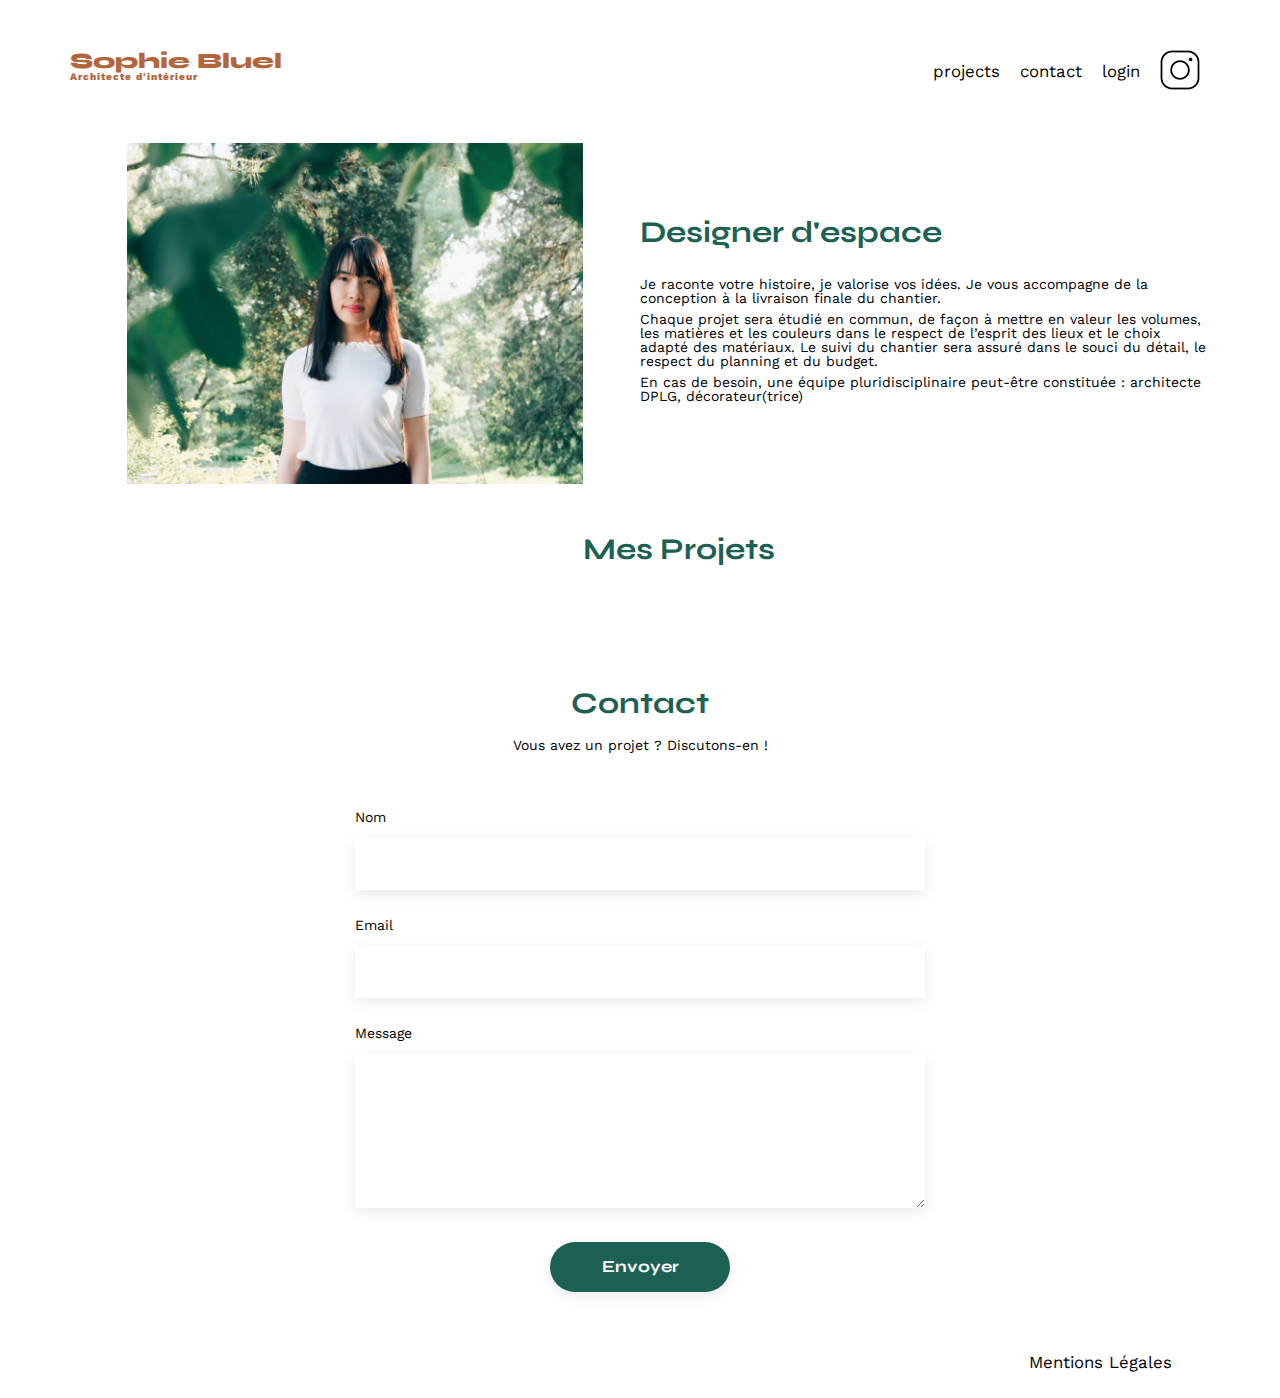
<file: FrontEnd/index.html>
<!DOCTYPE html>
<html lang="fr">

<head>
	<meta charset="UTF-8">
	<title>Sophie Bluel - Architecte d'intérieur</title>
	<meta name="viewport" content="width=device-width, initial-scale=1.0">
	<link rel="preconnect" href="https://fonts.googleapis.com">
	<link rel="preconnect" href="https://fonts.gstatic.com" crossorigin>
	<link href="https://fonts.googleapis.com/css2?family=Syne:wght@700;800&family=Work+Sans&display=swap"
		rel="stylesheet">
	<meta name="description" content="">
	<link rel="stylesheet" href="./assets/style.css">
	<script src="./assets/js/script.js" defer></script>
	<link rel="stylesheet" href="https://cdnjs.cloudflare.com/ajax/libs/font-awesome/6.5.2/css/all.min.css"
		integrity="sha512-SnH5WK+bZxgPHs44uWIX+LLJAJ9/2PkPKZ5QiAj6Ta86w+fsb2TkcmfRyVX3pBnMFcV7oQPJkl9QevSCWr3W6A=="
		crossorigin="anonymous" referrerpolicy="no-referrer" />
</head>

<body>
	<div id="editBanner" class="edit-banner">
		<p id="openModal" class="icon-banner"><i class="fa-regular fa-pen-to-square" aria-hidden="true"></i> Mode
			Edition</p>
	</div>

	<header>

		<a href="./index.html">
			<h1>Sophie Bluel <span>Architecte d'intérieur</span></h1>
		</a>
		<nav>
			<ul>
				<li><a href="#portfolio">projects</a></li>
				<li><a href="#contact">contact</a></li>
				<li><a id="login" href="./login.html">login</a></li>
				<li><a href="https://www.instagram.com" target="_blank"><img src="./assets/icons/instagram.png"
							alt="Instagram"></a></li>
			</ul>
		</nav>
	</header>
	<main>
		<section id="introduction">
			<figure>
				<img src="./assets/images/sophie-bluel.png" alt="">
			</figure>
			<article>
				<h2>Designer d'espace</h2>
				<p>Je raconte votre histoire, je valorise vos idées. Je vous accompagne de la conception à la livraison
					finale du chantier.</p>
				<p>Chaque projet sera étudié en commun, de façon à mettre en valeur les volumes, les matières et les
					couleurs dans le respect de l’esprit des lieux et le choix adapté des matériaux. Le suivi du
					chantier sera assuré dans le souci du détail, le respect du planning et du budget.</p>
				<p>En cas de besoin, une équipe pluridisciplinaire peut-être constituée : architecte DPLG,
					décorateur(trice)</p>
			</article>
		</section>
		<div class="modal-overlay">
			<section id="modal" class="modal" aria-modal="false" role="dialog">
				<div id="modal-content" class="modal-content">
					<i class="fa-solid fa-xmark js-modal-close close-icon"></i>
					<h3>Gallerie photo</h3>
					<div class="gallery-modal" id="modal-gallery"></div>
					<div class="add">
						<button type="button" id="new-photo">Ajouter une photo</button>
					</div>
				</div>
			</section>
		</div>
		<!-- MODAL AJOUT IMAGES -->
		<section id="modalAdd" class="modal" aria-modal="false" role="dialog">
			<div class="modalAdd-overlay"></div>
			<div id="modal-content2" class="modal-content">
				<i class="fa-solid fa-xmark js-modal-close close-icon" id="closeIconModal2"></i>
				<a href="#" id="backToGallery"><i class="fa fa-light fa-arrow-left" aria-hidden="true"></i></a>
				<h3 class="modalTitle">Ajout Photo</h3>
				<div class="add-picture">
					<!-- FORMULAIRE -->
					<div id="image-preview-container">
						<label for="add-photo-input" id="file" class="custom-label">
							<div class="label-image-container">
								<i class="fa fa-thin fa-image faAddImgSquare"></i>
								<span class="custom-button custom-button-label">+ Ajouter photo</span>
								<p class="info">jpg, png : 4mo max</p>
							</div>
						</label>
						<input type="file" id="add-photo-input" name="image" class="custom-button" accept="image/*" />
					</div>
				</div>
				<h4>Titre</h4>
				<input type="text" name="photo-title" id="photo-title">
				<!-- PARTIE CATEGORIE POUR AJOUT DES TRAVAUX -->
				<h4>Catégorie</h4>
				<select id="category-select"></select><!-- Options générées avec JavaScript -->
				<button type="submit" id="valid">Valider</button>
			</div>
		</section>
		<section id="portfolio">
			<div class="modify">
				<h2>Mes Projets</h2>
				<div class="icon-modify admin-only">
					<i class="fa-regular fa-pen-to-square"></i>
					<a class="js-modal-trigger" href="#modal">modifier</a>
				</div>
			</div>
			<div class="filters"></div>
			<div class="gallery">

			</div>
		</section>
		<section id="contact">
			<h2>Contact</h2>
			<p>Vous avez un projet ? Discutons-en !</p>
			<form action="#" method="post">
				<label for="name">Nom</label>
				<input type="text" name="name" id="name">
				<label for="email">Email</label>
				<input type="email" name="email" id="email">
				<label for="message">Message</label>
				<textarea name="message" id="message" cols="30" rows="10"></textarea>
				<input type="submit" value="Envoyer">
			</form>
		</section>
	</main>

	<footer>
		<nav>
			<ul>
				<li>Mentions Légales</li>
			</ul>
		</nav>
	</footer>
</body>

</html>
</file>
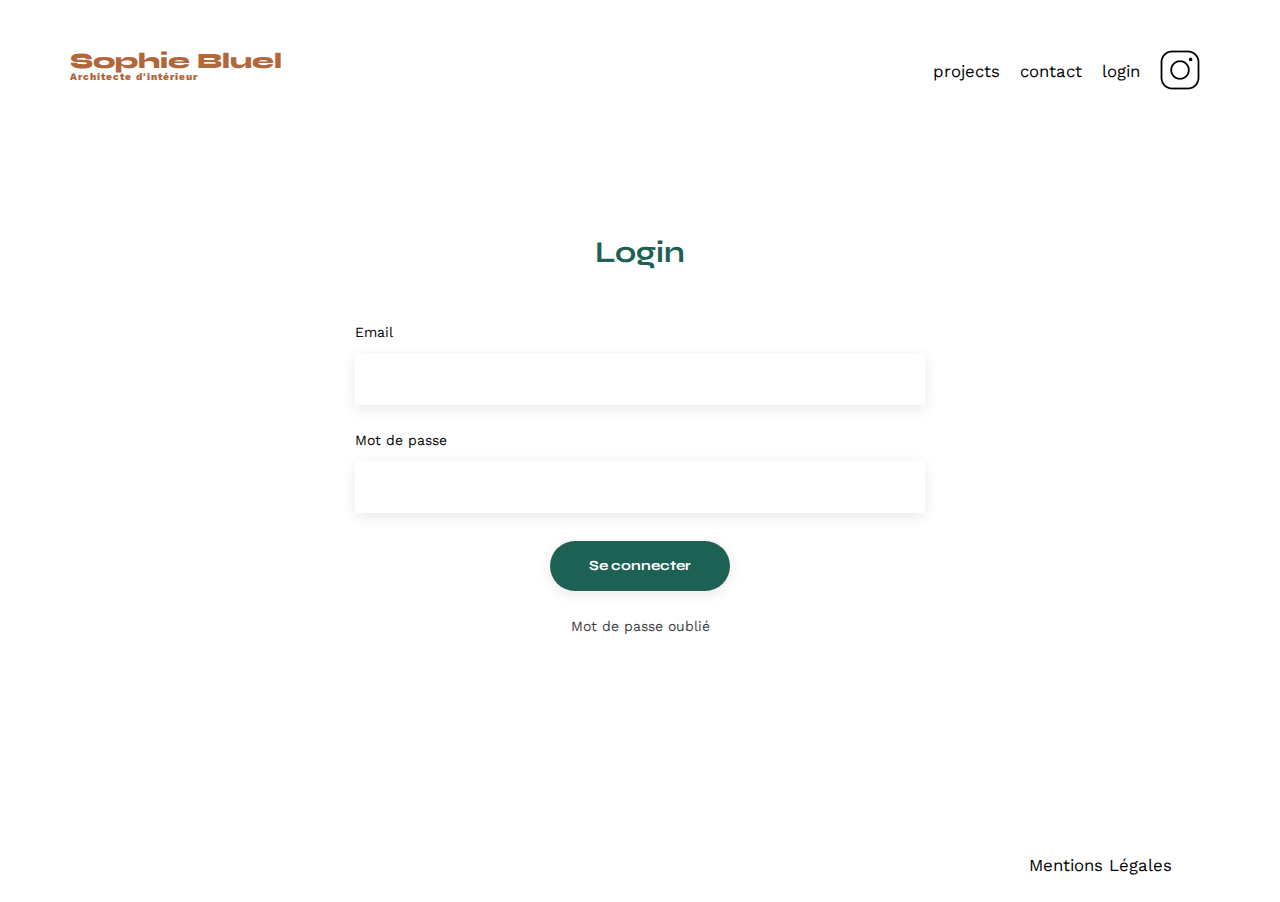
<file: FrontEnd/login.html>
<!DOCTYPE html>
<html lang="fr">
<head>
	<meta charset="UTF-8">
	<title>Sophie Bluel - Architecte d'intérieur</title>
	<meta name="viewport" content="width=device-width, initial-scale=1.0">
	<link rel="preconnect" href="https://fonts.googleapis.com">
	<link rel="preconnect" href="https://fonts.gstatic.com" crossorigin>
	<link href="https://fonts.googleapis.com/css2?family=Syne:wght@700;800&family=Work+Sans&display=swap" rel="stylesheet">
	<meta name="description" content="">
	<link rel="stylesheet" href="./assets/style.css">
	<script src="./assets/js/login.js" defer></script>

</head>
<body>
<header>
	<a href="./index.html">
	<h1>Sophie Bluel <span>Architecte d'intérieur</span></h1>
    </a>
	<nav>
		<ul>
			<li><a href="#portfolio">projects</a></li>
			<li><a href="#contact">contact</a></li>
			<li><a href="#login"><a href="./login.html">login</a></li>
			<li><a href="https://www.instagram.com" target="_blank"><img src="./assets/icons/instagram.png" alt="Instagram"></a></li>
		</ul>
	</nav>
</header>
<main>
    <section id="login">
        <h2>Login</h2>
        <form action="#" method="post" id="login-form">
            <label for="email">Email</label>
            <input type="email" name="email" id="email" required>
            <label for="password">Mot de passe</label>
            <input type="password" name="password" id="password" required>
            <input type="submit" id="submit" value="Se connecter">
            <a href="#">Mot de passe oublié</a>
        </form>
    </section>
</main>
<footer>
	<nav>
		<ul>
			<li>Mentions Légales</li>
		</ul>
	</nav>
</footer>
</body>
</html>
</file>
<file: FrontEnd/assets/style.css>
/* http://meyerweb.com/eric/tools/css/reset/
   v2.0 | 20110126
   License: none (public domain)
*/

html,
body,
div,
span,
applet,
object,
iframe,
h1,
h2,
h3,
h4,
h5,
h6,
p,
blockquote,
pre,
a,
abbr,
acronym,
address,
big,
cite,
code,
del,
dfn,
em,
img,
ins,
kbd,
q,
s,
samp,
small,
strike,
strong,
sub,
sup,
tt,
var,
b,
u,
i,
center,
dl,
dt,
dd,
ol,
ul,
li,
fieldset,
form,
label,
legend,
table,
caption,
tbody,
tfoot,
thead,
tr,
th,
td,
article,
aside,
canvas,
details,
embed,
figure,
figcaption,
footer,
header,
hgroup,
menu,
nav,
output,
ruby,
section,
summary,
time,
mark,
audio,
video {
	margin: 0;
	padding: 0;
	border: 0;
	font-size: 100%;
	font: inherit;
	vertical-align: baseline;
}

/* HTML5 display-role reset for older browsers */
article,
aside,
details,
figcaption,
figure,
footer,
header,
hgroup,
menu,
nav,
section {
	display: block;
}

body {
	line-height: 1;
}

ol,
ul {
	list-style: none;
}

blockquote,
q {
	quotes: none;
}

blockquote:before,
blockquote:after,
q:before,
q:after {
	content: '';
	content: none;
}

table {
	border-collapse: collapse;
	border-spacing: 0;
}

/** end reset css**/
body {
	max-width: 1140px;
	margin: auto;
	font-family: 'Work Sans';
	font-size: 14px;
}

header {
	display: flex;
	justify-content: space-between;
	margin: 50px 0
}

section {
	margin: 50px 0
}

h1 {
	display: flex;
	flex-direction: column;
	font-family: 'Syne';
	font-size: 22px;
	font-weight: 800;
	color: #B1663C;
}

h1>span {
	font-family: 'Work Sans';
	font-size: 10px;
	letter-spacing: 0.1em;
	;
}

h2 {
	font-family: 'Syne';
	font-weight: 700;
	font-size: 30px;
	color: #1D6154
}

nav ul {
	display: flex;
	align-items: center;
	list-style-type: none;


}

nav li {
	padding: 0 10px;
	font-size: 1.2em;

}

li:hover {
	color: #B1663C;
}

#introduction {
	display: flex;
	align-items: center;
}

#introduction figure {
	flex: 1
}

#introduction img {
	display: block;
	margin: auto;
	width: 80%;
}

#introduction article {
	flex: 1
}

#introduction h2 {
	margin-bottom: 1em;
}

#introduction p {
	margin-bottom: 0.5em;
}

#portfolio h2 {
	text-align: center;
	margin-bottom: 1em;
}

.filters {
	display: flex;
	justify-content: center;
	margin-bottom: 30px;
	gap: 10px;
}

.btn-filter {
	border-radius: 60px;
	width: 170px;
	height: 37px;
	border: 1px solid #1D6154;
	background-color: white;
	color: #1D6154;
	padding: 6px;
	cursor: pointer;
	font-family: 'Syne';
	font-size: 14px;
}

.btn-filter:focus {
	background-color: #1D6154;
	color: white;
	cursor: pointer;
}

.gallery {
	width: 100%;
	display: grid;
	grid-template-columns: 1fr 1fr 1fr;
	grid-column-gap: 20px;
	grid-row-gap: 20px;
}

.gallery img {
	width: 100%;

}

#contact {
	width: 50%;
	margin: auto;
}

#contact>* {
	text-align: center;

}

#contact h2 {
	margin-bottom: 20px;
}

#contact form {
	text-align: left;
	margin-top: 30px;
	display: flex;
	flex-direction: column;
}

#contact input {
	height: 50px;
	font-size: 1.2em;
	border: none;
	box-shadow: 0px 4px 14px rgba(0, 0, 0, 0.09);
}

#contact label {
	margin: 2em 0 1em 0;
}

#contact textarea {
	border: none;
	box-shadow: 0px 4px 14px rgba(0, 0, 0, 0.09);
}

input[type="submit"] {
	font-family: 'Syne';
	font-weight: 700;
	color: white;
	background-color: #1D6154;
	margin: 2em auto;
	width: 180px;
	text-align: center;
	border-radius: 60px;
}

footer nav ul {
	display: flex;
	justify-content: flex-end;
	margin: 2em
}

/*Connexion*/
#login {
	width: 50%;
	margin: 9rem auto 14rem auto;
}

#login>* {
	text-align: center;
}

#login h2 {
	margin-bottom: 20px;
}

#login form {
	text-align: left;
	margin-top: 30px;
	display: flex;
	flex-direction: column;
}

#login input {
	height: 50px;
	font-size: 14px;
	border: none;
	box-shadow: 0px 4px 14px rgba(0, 0, 0, 0.09);
}

#login .input-error {
	border: 1px solid red;
}

#login label {
	margin: 28px 0px 14px 0px;
}

#login a {
	margin: auto;
	color: #3d3d3d;

}

#login p {
	margin: 28px auto 0 auto;
	color: red;
}

a {
	text-decoration: none;
	color: #3d3d3d;
}



/*Connexion effectuée*/

/*MODALE*/

.modal-overlay,
.modalAdd-overlay {
	position: fixed;
	top: 0;
	left: 0;
	width: 100%;
	height: 100%;
	background-color: rgba(0, 0, 0, 0.5);
	display: none;
	z-index: 1;
}



#modal,
#modalAdd {
	position: fixed;
	z-index: 1;
	left: 0;
	top: 0;
	width: 100%;
	height: 100%;
	overflow: auto;
	display: none;
}

#modal-content,
#modal-content2 {
	background-color: #fff;
	margin: 15% auto;
	padding: 20px;
	border: 1px solid #888;
	border-radius: 10px;
	width: 80%;
	max-width: 650px;
	text-align: center;
	position: relative;
	display: flex;
	flex-direction: column;
	align-items: center;
}

.modal {
	display: none;
	/* Autres styles pour la modale */
}

.modify {
	display: flex;
	text-decoration: none;
	text-align: center;
	margin-bottom: 1em;
	color: black;
	margin-left: 45%;

}

.icon-modify {
	margin-top: 10px;
	margin-left: 35px;
	display: none;
}

h3 {
	color: #000;
	text-align: center;
	font-family: Work Sans;
	font-size: 26px;
	font-style: normal;
	font-weight: 400;
	line-height: normal;
	margin-top: 35px;
	margin-bottom: 40px;
}

.close-icon {
	position: absolute;
	top: 20px;
	right: 20px;
	width: 24px;
	height: 24px;
	cursor: pointer;
}


.gallery-modal figcaption {
	display: none;
}

.gallery-modal {
	display: grid;
	grid-template-columns: 1fr 1fr 1fr 1fr 1fr;
	grid-row-gap: 8px;
	margin-top: 5px;

}

.gallery-modal img {
	position: relative;
	width: 91%;
	object-position: center;
	object-fit: cover;
	height: 13vh;
}


#new-photo {
	width: 237px;
	height: 36px;
	flex-shrink: 0;
	border-radius: 60px;
	background: #1D6154;
	color: #FFF;
	text-align: center;
	font-family: Syne;
	font-size: 14px;
	border-top: 1px solid #B3B3B3;
	cursor: pointer;
	border-style: none;
	margin-top: 40px;
	margin-bottom: 20px;
}

.add {
	display: flex;
	flex-direction: column;
	align-items: center;
	justify-content: center;
	width: 80%;
	border-top: 1px solid #B3B3B3;
}





/*DEUXIEME MODAL AJOUTS DE PHOTOS*/
.faAddImgSquare {
	color: #B9C5CC;
	font-size: 5em;
	font-family: "Font Awesome 6 Free";
	font-weight: 400;

}

.add-picture {
	position: relative;
	width: 420px;
	height: 194px;
	flex-shrink: 0;
	border-radius: 3px;
	background: #E8F1F6;
}



#add-photo-button {
	text-align: center;
	color: #FFF;
	font-family: Syne;
	width: 237px;
	height: 36px;
	border-radius: 60px;
	background: #A7A7A7;

}

h4 {
	color: #3D3D3D;
	font-size: 14px;
	margin: 2em 0 1em 0
}

#photo-title,
#category-select {
	height: 50px;
	width: 420px;
	font-size: 1.2em;
	border: none;
	box-shadow: 0px 4px 14px rgba(0, 0, 0, 0.09);
	background-color: white;
}

#backToGallery {
	position: absolute;
	left: 1pc;
}

.info {
	margin-top: 5px;
	color: #444;
	text-align: center;
	font-size: 10px;
	line-height: normal;
}

#valid {
	width: 237px;
	height: 36px;
	border-radius: 60px;
	background: #A7A7A7;
	border-style: none;
	color: #FFF;
	text-align: center;
	font-family: Syne;
	font-size: 14px;
	margin: 75px 198px 55px 195px;
}

#valid:hover {
	background: #1D6154;
	cursor: pointer;
}

.edit-banner {
	
	height: 50px;
	margin-top: 0px;
	background-color: #000000;
	display: none;

}

.edit-banner p,
.icon-banner i {
	padding-top: 7px;
	color: #FFF;
	text-align: center;
	font-size: 16px;
	font-style: normal;
	font-weight: 400;
	line-height: normal;
	cursor: pointer;
}

a {
	text-decoration: inherit;
	color: inherit;
}



.modal-delete-icon {
	display: none;
}


.image-container {
	position: relative;
	margin: 10px;
	/* Ajustez la marge selon vos besoins */
}

.delete-icon {
	background-color: #000;
	width: 17px;
	height: 17px;
	flex-shrink: 0;
	position: absolute;
	top: 9px;
	right: 12px;
	cursor: pointer;
	color: white;

}

/*PARTIE ADMINISTRATEUR*/

#image-preview-container {
    height: 100%;
    padding: 20px;
    box-sizing: border-box;
}

#image-preview-container img {
    width: 129px;
    height: 193px;
    top: 1px;
    position: absolute;
    left: 145px;

}


/* Masquer le bouton de téléchargement d'image par défaut */
#add-photo-input {
    display: none;
}

.label-image-container {
    display: flex;
    flex-direction: column;
    align-items: center;
    justify-content: space-between;
    height: 100%;
}

/* Style pour le bouton de téléchargement d'image personnalisé */
.custom-button-label {
	display: inline-block;
	padding: 10px 15px;
	border-radius: 50px;
	background: #CBD6DC;
	cursor: pointer;
}

/* Style pour le texte du bouton personnalisé */
.custom-button {
	display: inline-block;
	width: 173px;
	height: 36px;
	line-height: 36px;
	color: #306685;
}
</file>
